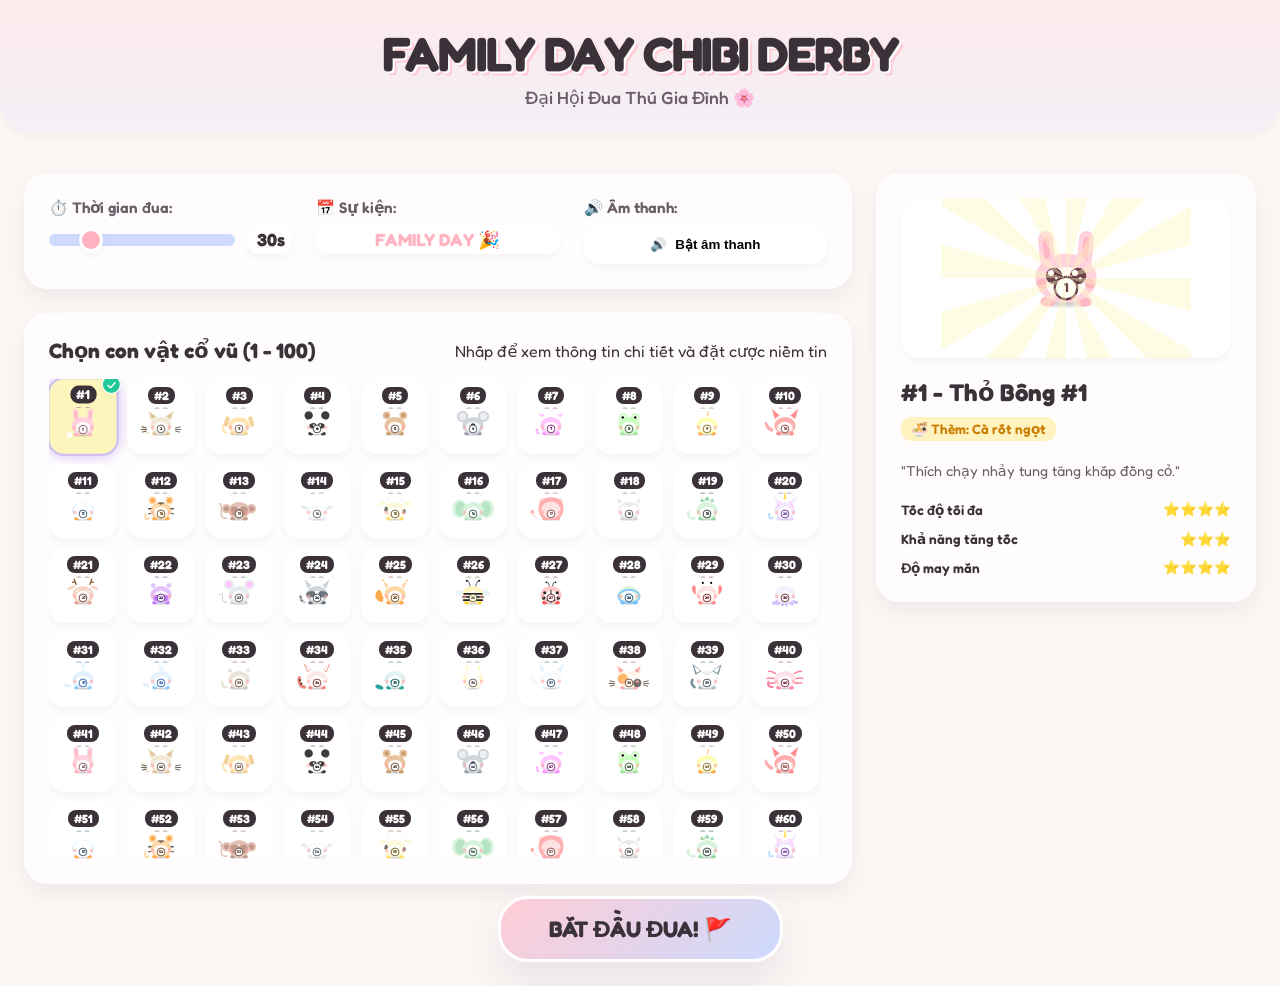
<file: Familyday/index.html>
<!DOCTYPE html>
<html lang="vi">
<head>
  <meta charset="UTF-8">
  <meta name="viewport" content="width=device-width, initial-scale=1.0">
  <meta name="description" content="Trò chơi đua thú chibi dễ thương dành cho ngày hội gia đình Family Day. Hãy chọn nhà vô địch của bạn trong số 100 động vật chibi đáng yêu và theo dõi cuộc đua kịch tính!">
  <title>Family Day Chibi Derby - Đại Hội Đua Thú Gia Đình</title>
  <link rel="stylesheet" href="styles.css">
</head>
<body>

  <!-- App Header -->
  <header class="app-header">
    <div class="logo-container" id="logo-header">
      <h1>FAMILY DAY CHIBI DERBY</h1>
      <p>Đại Hội Đua Thú Gia Đình 🌸</p>
    </div>
  </header>

  <!-- SCREEN 1: LOBBY & PREPARATION -->
  <main id="screen-lobby" class="screen active">
    <div class="lobby-layout">
      
      <!-- Left Panel: Settings & Selection Grid -->
      <div class="lobby-main-panel">
        
        <!-- Game settings card -->
        <section class="glass-panel setup-card">
          <div class="setup-grid">
            <!-- Duration Setting -->
            <div class="setup-group">
              <label for="duration-slider">
                ⏱️ Thời gian đua:
              </label>
              <div class="slider-container">
                <input type="range" id="duration-slider" min="10" max="120" value="30" class="cute-slider">
                <span id="duration-val" class="slider-val">30s</span>
              </div>
            </div>
            
            <!-- Setup Group: Empty space / Filler for layout -->
            <div class="setup-group">
              <label>📅 Sự kiện:</label>
              <div class="slider-val" style="font-size: 1.1rem; color: var(--pastel-pink-dark); font-weight: 700;">FAMILY DAY 🎉</div>
            </div>

            <!-- Audio Setting -->
            <div class="setup-group">
              <label>🔊 Âm thanh:</label>
              <button type="button" id="mute-sound-btn" class="sound-toggle-btn">
                <span id="sound-icon">🔊</span> <span id="sound-label">Bật âm thanh</span>
              </button>
            </div>
          </div>
        </section>

        <!-- Animal selection card -->
        <section class="glass-panel selection-card">
          <div class="selection-header">
            <h3>Chọn con vật cổ vũ (1 - 100)</h3>
            <span class="text-muted" id="grid-instruction">Nhấp để xem thông tin chi tiết và đặt cược niềm tin</span>
          </div>
          
          <div class="selection-grid-container">
            <div class="selection-grid" id="animals-selection-grid">
              <!-- 40 animal cards will be dynamically injected here -->
            </div>
          </div>
        </section>
      </div>

      <!-- Right Panel: Side preview cards -->
      <aside class="glass-panel detail-card" id="champion-detail-card">
        <div class="detail-preview">
          <div class="detail-sunburst"></div>
          <div id="detail-svg-container">
            <!-- Big animated SVG preview -->
          </div>
        </div>
        
        <div class="detail-info">
          <h3 id="detail-name">Thỏ Bông</h3>
          <span class="food-badge" id="detail-food">🥕 Cà rốt ngọt</span>
        </div>
        
        <p class="detail-bio" id="detail-bio">
          Thích chạy nhảy tung tăng khắp đồng cỏ xanh tươi mát mẻ.
        </p>
        
        <div class="detail-stats">
          <div class="stat-row">
            <div class="stat-label">
              <span>Tốc độ tối đa</span>
              <span id="stat-val-speed">⭐⭐⭐⭐</span>
            </div>
          </div>
          <div class="stat-row">
            <div class="stat-label">
              <span>Khả năng tăng tốc</span>
              <span id="stat-val-accel">⭐⭐⭐⭐</span>
            </div>
          </div>
          <div class="stat-row">
            <div class="stat-label">
              <span>Độ may mắn</span>
              <span id="stat-val-luck">⭐⭐⭐⭐⭐</span>
            </div>
          </div>
        </div>
      </aside>
    </div>

    <!-- Start Action -->
    <div class="start-btn-container">
      <button type="button" id="start-race-btn" class="cta-btn">BẮT ĐẦU ĐUA! 🚩</button>
    </div>
  </main>

  <!-- SCREEN 2: RACETRACK ARENA -->
  <main id="screen-race" class="screen screen-race">
    <div class="race-top-panel">
      <!-- Minimap tracking -->
      <div class="glass-panel minimap-card" id="race-minimap-card">
        <div class="minimap-track-line" id="minimap-track-line">
          <span class="minimap-flag">🏁</span>
          <!-- Dynamic mini animal dots injected here -->
        </div>
      </div>
      
      <!-- Real-time top 3 leaderboard overlay -->
      <div class="glass-panel leaderboard-card">
        <div class="leaderboard-title">Dẫn đầu hiện tại:</div>
        <div id="live-leaderboard-rows">
          <div class="leader-row">
            <span class="leader-rank">1</span>
            <div class="leader-avatar" id="leader-1-avatar"></div>
            <span id="leader-1-name">#--</span>
          </div>
          <div class="leader-row">
            <span class="leader-rank">2</span>
            <div class="leader-avatar" id="leader-2-avatar"></div>
            <span id="leader-2-name">#--</span>
          </div>
          <div class="leader-row">
            <span class="leader-rank">3</span>
            <div class="leader-avatar" id="leader-3-avatar"></div>
            <span id="leader-3-name">#--</span>
          </div>
        </div>
      </div>
    </div>

    <!-- Scrollable track -->
    <div class="racetrack-outer">
      <div class="racetrack-viewport" id="racetrack-viewport">
        <!-- Racetrack scrollable arena -->
        <div class="racetrack-scroll track-theme-meadow" id="racetrack-scroll">
          
          <!-- Checkered lines -->
          <div class="start-line"></div>
          <div class="start-banner">XUẤT PHÁT</div>
          
          <div class="finish-line"></div>
          <div class="finish-banner">ĐÍCH</div>
          
          <!-- Decorative items like trees, clouds, candy, shells -->
          <div class="decorations-layer" id="decorations-layer"></div>
          
          <!-- Runners layer -->
          <div class="runners-container" id="runners-container">
            <!-- 40 runner divs positioned absolute -->
          </div>
        </div>
        
        <!-- Countdown overlay -->
        <div class="countdown-overlay" id="countdown-overlay">
          <div class="countdown-number" id="countdown-number">3</div>
        </div>

        <!-- Camera flash photo finish -->
        <div class="photofinish-flash" id="photofinish-flash"></div>
      </div>
    </div>

    <!-- Controls at bottom of race screen -->
    <div class="race-controls-row">
      <div class="camera-controls">
        <button type="button" class="control-btn active" id="btn-cam-auto" data-cam="auto">🎥 Tự Động</button>
        <button type="button" class="control-btn" id="btn-cam-focus" data-cam="focus">🎯 Cận Cảnh</button>
        <button type="button" class="control-btn" id="btn-cam-group" data-cam="group">👥 Toàn Cảnh</button>
      </div>
      <div id="race-timer-display" class="slider-val">Thời gian: 00.00s</div>
    </div>
  </main>

  <!-- SCREEN 3: VICTORY & HONORING -->
  <main id="screen-victory" class="screen screen-victory">
    <!-- Confetti layer -->
    <div class="confetti-container" id="confetti-container"></div>
    
    <!-- Giant sunburst card honoring the champion & podium side-by-side -->
    <section class="glass-panel winner-showcase">
      <div class="crown-badge">👑</div>
      
      <!-- Hidden winning avatar placeholder to keep JS engine working without errors -->
      <div id="winner-avatar-container" style="display: none;"></div>
      
      <div class="winner-title" id="winner-banner-text">SỐ 1 THẮNG CUỘC!</div>
      <span id="cheered-outcome-badge" class="cheered-outcome-badge outcome-won">Nhà vô địch của bạn đã thắng!</span>
      <p class="detail-bio" id="winner-bio-text">"Cảm ơn mọi người đã cổ vũ cho mình!"</p>
      
      <!-- Centered Podium inside the showcase card -->
      <div class="podium-container" id="podium-container">
        <!-- 2nd place -->
        <div class="podium-place place-2">
          <div class="podium-avatar" id="podium-2-avatar"></div>
          <div class="podium-block">2</div>
          <span class="podium-number" id="podium-2-name">#2</span>
        </div>
        <!-- 1st place -->
        <div class="podium-place place-1">
          <div class="podium-avatar" id="podium-1-avatar"></div>
          <div class="podium-block">1</div>
          <span class="podium-number" id="podium-1-name">#1</span>
        </div>
        <!-- 3rd place -->
        <div class="podium-place place-3">
          <div class="podium-avatar" id="podium-3-avatar"></div>
          <div class="podium-block">3</div>
          <span class="podium-number" id="podium-3-name">#3</span>
        </div>
      </div>
    </section>

    <!-- Full Standings Table -->
    <section class="glass-panel results-card">
      <h3 style="margin-bottom: 16px; font-size: 1.2rem;">Bảng Xếp Hạng Chung Cuộc (1 - 100)</h3>
      <div class="results-table-container">
        <table class="results-table">
          <thead>
            <tr>
              <th>Hạng</th>
              <th>Đấu thủ</th>
              <th>Số</th>
              <th>Trạng thái</th>
            </tr>
          </thead>
          <tbody id="results-table-body">
            <!-- 40 rows dynamically populated -->
          </tbody>
        </table>
      </div>
    </section>

    <!-- Play Again Button -->
    <div class="start-btn-container" style="margin-bottom: 48px;">
      <button type="button" id="replay-game-btn" class="cta-btn">QUAY LẠI SẢNH ĐỢI 🔄</button>
    </div>
  </main>

  <!-- Load JS files in sequential dependency order -->
  <script src="animals.js"></script>
  <script src="sound.js"></script>
  <script src="app.js"></script>
</body>
</html>
</file>
<file: Familyday/styles.css>
/* Chibi Animal Derby - Premium Pastel Style System */
@import url('https://fonts.googleapis.com/css2?family=Fredoka:wght@300..700&family=Outfit:wght@100..900&display=swap');

:root {
  /* Pastel Palette Custom Variables */
  --bg-main: #fcf6f5;
  --panel-bg: rgba(255, 255, 255, 0.7);
  --panel-border: rgba(255, 255, 255, 0.5);
  --text-dark: #3a3238;
  --text-muted: #6b5e68;
  
  /* Accent pastel colors */
  --pastel-pink: #ffccd5;
  --pastel-pink-dark: #ffb3c1;
  --pastel-blue: #cddafd;
  --pastel-blue-dark: #a9def9;
  --pastel-mint: #d6f6dd;
  --pastel-yellow: #fcf6bd;
  --pastel-purple: #e8dbfc;
  --pastel-purple-dark: #d0bdf4;
  --pastel-orange: #ffe5ec;
  
  --shadow-sm: 0 4px 6px rgba(107, 94, 104, 0.05);
  --shadow-md: 0 10px 20px rgba(107, 94, 104, 0.08);
  --shadow-lg: 0 20px 40px rgba(107, 94, 104, 0.12);
  --border-radius: 24px;
}

* {
  box-sizing: border-box;
  margin: 0;
  padding: 0;
}

body {
  font-family: 'Fredoka', 'Outfit', system-ui, -apple-system, BlinkMacSystemFont, sans-serif;
  background-color: var(--bg-main);
  color: var(--text-dark);
  min-height: 100vh;
  overflow-x: hidden;
  display: flex;
  flex-direction: column;
}

/* Glassmorphism Panel Utility */
.glass-panel {
  background: var(--panel-bg);
  backdrop-filter: blur(16px);
  -webkit-backdrop-filter: blur(16px);
  border: 1.5px solid var(--panel-border);
  border-radius: var(--border-radius);
  box-shadow: var(--shadow-md);
}

/* App Header & Title Animations */
header.app-header {
  text-align: center;
  padding: 24px 16px;
  background: linear-gradient(180deg, rgba(255,204,213,0.3) 0%, rgba(205,218,253,0.2) 100%);
  border-bottom-left-radius: 32px;
  border-bottom-right-radius: 32px;
  box-shadow: var(--shadow-sm);
}

.logo-container {
  display: inline-block;
  cursor: pointer;
}

.logo-container h1 {
  font-size: 3rem;
  font-weight: 700;
  color: var(--text-dark);
  letter-spacing: -0.03em;
  text-shadow: 2px 2px 0px #fff, 4px 4px 0px var(--pastel-pink);
  animation: logo-bounce 3s ease-in-out infinite alternate;
}

.logo-container p {
  font-size: 1.1rem;
  font-weight: 500;
  color: var(--text-muted);
  margin-top: 4px;
}

@keyframes logo-bounce {
  0% { transform: translateY(0) rotate(-1deg); }
  100% { transform: translateY(-6px) rotate(1deg); }
}

/* Screen Transitions */
.screen {
  display: none;
  flex: 1;
  padding: 24px;
  max-width: 1400px;
  margin: 0 auto;
  width: 100%;
}

.screen.active {
  display: flex;
  flex-direction: column;
  animation: fadeIn 0.4s ease-out forwards;
}

@keyframes fadeIn {
  from { opacity: 0; transform: translateY(10px); }
  to { opacity: 1; transform: translateY(0); }
}

/* Screen Layouts: Lobby */
.lobby-layout {
  display: grid;
  grid-template-columns: 1fr 380px;
  gap: 24px;
  margin-top: 16px;
}

@media (max-width: 1024px) {
  .lobby-layout {
    grid-template-columns: 1fr;
  }
}

.lobby-main-panel {
  display: flex;
  flex-direction: column;
  gap: 24px;
}

.setup-card {
  padding: 24px;
}

.setup-grid {
  display: grid;
  grid-template-columns: repeat(auto-fit, minmax(220px, 1fr));
  gap: 24px;
}

.setup-group {
  display: flex;
  flex-direction: column;
  gap: 8px;
}

.setup-group label {
  font-weight: 600;
  font-size: 0.95rem;
  color: var(--text-muted);
  display: flex;
  align-items: center;
  gap: 6px;
}

/* Cute slider */
.slider-container {
  display: flex;
  align-items: center;
  gap: 12px;
}

.cute-slider {
  -webkit-appearance: none;
  width: 100%;
  height: 12px;
  border-radius: 6px;
  background: var(--pastel-blue);
  outline: none;
  cursor: pointer;
}

.cute-slider::-webkit-slider-thumb {
  -webkit-appearance: none;
  width: 24px;
  height: 24px;
  border-radius: 50%;
  background: var(--pastel-pink-dark);
  border: 3px solid #fff;
  box-shadow: var(--shadow-sm);
  cursor: pointer;
  transition: transform 0.1s;
}

.cute-slider::-webkit-slider-thumb:hover {
  transform: scale(1.15);
}

.slider-val {
  font-weight: 700;
  font-size: 1.1rem;
  min-width: 45px;
  text-align: center;
  background: #fff;
  padding: 4px 10px;
  border-radius: 12px;
  box-shadow: var(--shadow-sm);
}

/* Theme Selectors */
.theme-selector {
  display: grid;
  grid-template-columns: repeat(4, 1fr);
  gap: 8px;
}

.theme-btn {
  border: 2px solid transparent;
  background: #fff;
  border-radius: 16px;
  padding: 10px 4px;
  font-size: 0.85rem;
  font-weight: 600;
  cursor: pointer;
  box-shadow: var(--shadow-sm);
  transition: all 0.2s cubic-bezier(0.175, 0.885, 0.32, 1.275);
  text-align: center;
}

.theme-btn:hover {
  transform: translateY(-2px);
  box-shadow: var(--shadow-md);
}

.theme-btn.active {
  border-color: var(--pastel-pink-dark);
  background: var(--pastel-pink);
  color: var(--text-dark);
}

/* Sound toggler */
.sound-toggle-btn {
  background: #fff;
  border: none;
  border-radius: 16px;
  padding: 12px;
  font-weight: 600;
  display: flex;
  align-items: center;
  justify-content: center;
  gap: 8px;
  cursor: pointer;
  box-shadow: var(--shadow-sm);
  transition: all 0.2s;
}

.sound-toggle-btn:hover {
  transform: scale(1.03);
  box-shadow: var(--shadow-md);
}

/* Animal Selection Grid */
.selection-card {
  padding: 24px;
  flex: 1;
  display: flex;
  flex-direction: column;
  gap: 16px;
}

.selection-header {
  display: flex;
  justify-content: space-between;
  align-items: center;
}

.selection-header h3 {
  font-size: 1.3rem;
  font-weight: 700;
}

.selection-grid-container {
  overflow-y: auto;
  max-height: 480px;
  padding-right: 8px;
}

/* Customize scrollbar */
.selection-grid-container::-webkit-scrollbar {
  width: 8px;
}
.selection-grid-container::-webkit-scrollbar-track {
  background: rgba(0,0,0,0.03);
  border-radius: 4px;
}
.selection-grid-container::-webkit-scrollbar-thumb {
  background: var(--pastel-pink-dark);
  border-radius: 4px;
}

.selection-grid {
  display: grid;
  grid-template-columns: repeat(auto-fill, minmax(68px, 1fr));
  gap: 10px;
}

.animal-card {
  aspect-ratio: 1;
  background: #fff;
  border: 2px solid transparent;
  border-radius: 16px;
  padding: 6px;
  display: flex;
  flex-direction: column;
  align-items: center;
  justify-content: space-between;
  cursor: pointer;
  box-shadow: var(--shadow-sm);
  transition: all 0.25s cubic-bezier(0.175, 0.885, 0.32, 1.275);
  position: relative;
}

.animal-card:hover {
  transform: translateY(-4px) scale(1.08) rotate(1.5deg);
  box-shadow: var(--shadow-md);
  z-index: 2;
}

.animal-card.selected {
  background: var(--pastel-yellow);
  border-color: var(--pastel-purple-dark);
  box-shadow: 0 0 12px var(--pastel-purple-dark);
  transform: scale(1.05);
}

.animal-card .card-svg {
  width: 100%;
  height: 80%;
  display: flex;
  align-items: center;
  justify-content: center;
}

.animal-card .card-id {
  font-size: 0.75rem;
  font-weight: 800;
  background: var(--text-dark);
  color: #fff;
  border-radius: 8px;
  padding: 1px 6px;
}

.selected-badge {
  position: absolute;
  top: -4px;
  right: -4px;
  background: #20c997;
  color: #fff;
  border-radius: 50%;
  width: 18px;
  height: 18px;
  display: none;
  align-items: center;
  justify-content: center;
  font-size: 0.65rem;
  font-weight: bold;
  border: 1px solid #fff;
  box-shadow: var(--shadow-sm);
}

.animal-card.selected .selected-badge {
  display: flex;
}

/* Detail side card */
.detail-card {
  padding: 24px;
  display: flex;
  flex-direction: column;
  gap: 20px;
  height: max-content;
  position: sticky;
  top: 24px;
}

.detail-preview {
  height: 160px;
  display: flex;
  align-items: center;
  justify-content: center;
  background: #fff;
  border-radius: 20px;
  box-shadow: var(--shadow-sm);
  padding: 16px;
  position: relative;
  overflow: hidden;
}

.detail-sunburst {
  position: absolute;
  width: 250px;
  height: 250px;
  background: repeating-conic-gradient(from 0deg, var(--pastel-yellow) 0deg 15deg, transparent 15deg 30deg);
  opacity: 0.4;
  animation: rotate 20s linear infinite;
  z-index: 1;
}

@keyframes rotate {
  100% { transform: rotate(360deg); }
}

.detail-preview svg {
  width: 120px;
  height: 120px;
  z-index: 2;
}

.detail-info {
  display: flex;
  flex-direction: column;
  gap: 6px;
}

.detail-info h3 {
  font-size: 1.5rem;
  font-weight: 700;
}

.detail-info .food-badge {
  font-size: 0.85rem;
  font-weight: 600;
  color: #c97d02;
  background: #fff3bf;
  padding: 4px 10px;
  border-radius: 10px;
  width: fit-content;
  margin-top: 4px;
}

.detail-bio {
  font-size: 0.9rem;
  line-height: 1.4;
  color: var(--text-muted);
}

/* Stats visual meters */
.detail-stats {
  display: flex;
  flex-direction: column;
  gap: 12px;
}

.stat-row {
  display: flex;
  flex-direction: column;
  gap: 4px;
}

.stat-label {
  display: flex;
  justify-content: space-between;
  font-size: 0.85rem;
  font-weight: 600;
}

.stat-stars {
  display: flex;
  gap: 2px;
  color: #ffc000;
}

/* Large start buttons */
.start-btn-container {
  display: flex;
  justify-content: center;
  margin-top: 12px;
}

.cta-btn {
  font-family: inherit;
  font-size: 1.4rem;
  font-weight: 700;
  color: var(--text-dark);
  background: linear-gradient(135deg, var(--pastel-pink) 0%, var(--pastel-blue) 100%);
  border: 3px solid #fff;
  border-radius: 30px;
  padding: 16px 48px;
  cursor: pointer;
  box-shadow: var(--shadow-lg);
  transition: all 0.3s cubic-bezier(0.175, 0.885, 0.32, 1.275);
  position: relative;
  overflow: hidden;
}

.cta-btn:hover {
  transform: translateY(-4px) scale(1.03);
  box-shadow: 0 15px 30px rgba(107, 94, 104, 0.18);
  background: linear-gradient(135deg, var(--pastel-pink-dark) 0%, var(--pastel-blue-dark) 100%);
}

.cta-btn:active {
  transform: translateY(-1px);
}

/* SCREEN: RACE SCREEN */
.screen-race {
  padding: 16px;
  max-width: 100%;
}

.race-top-panel {
  display: grid;
  grid-template-columns: 1fr 240px;
  gap: 16px;
  margin-bottom: 12px;
}

/* Minimap container */
.minimap-card {
  padding: 12px 18px;
  display: flex;
  align-items: center;
  position: relative;
  height: 70px;
}

.minimap-track-line {
  width: 100%;
  height: 6px;
  background: var(--pastel-blue);
  border-radius: 3px;
  position: relative;
}

.minimap-flag {
  position: absolute;
  right: 0;
  top: -16px;
  font-size: 1.2rem;
}

.minimap-runner {
  position: absolute;
  top: -3px; /* Centered on the 6px track line */
  width: 8px;
  height: 8px;
  border-radius: 50%;
  border: 1px solid #fff;
  box-shadow: var(--shadow-sm);
  display: flex;
  align-items: center;
  justify-content: center;
  transform: translateX(-50%);
  transition: left 0.1s linear;
  font-size: 0; /* Hide text for regular dots */
  z-index: 1;
}

.minimap-runner.selected-runner {
  top: -11px;
  width: 24px;
  height: 24px;
  border: 2.5px solid #6200ea;
  z-index: 10;
  transform: translateX(-50%) scale(1.1);
  box-shadow: 0 0 6px rgba(98, 0, 234, 0.5);
  font-size: 8px;
  font-weight: bold;
}

.minimap-runner.top-runner {
  top: -9px;
  width: 20px;
  height: 20px;
  border: 1.5px solid #fff;
  z-index: 5;
  transform: translateX(-50%);
  box-shadow: var(--shadow-sm);
  font-size: 7px;
  font-weight: bold;
}

.minimap-runner svg {
  width: 100%;
  height: 100%;
}

/* Live Leaderboard Overlay */
.leaderboard-card {
  padding: 10px 14px;
  display: flex;
  flex-direction: column;
  gap: 6px;
  justify-content: center;
}

.leaderboard-title {
  font-size: 0.8rem;
  font-weight: 700;
  color: var(--text-muted);
  text-transform: uppercase;
  letter-spacing: 0.05em;
  border-bottom: 1px solid rgba(0,0,0,0.05);
  padding-bottom: 4px;
}

.leader-row {
  display: flex;
  align-items: center;
  gap: 8px;
  font-size: 0.9rem;
  font-weight: 600;
}

.leader-rank {
  font-weight: 800;
  font-size: 0.8rem;
  width: 18px;
  height: 18px;
  border-radius: 50%;
  background: var(--pastel-blue);
  display: flex;
  align-items: center;
  justify-content: center;
}

.leader-row:nth-child(2) .leader-rank { background: #ffe066; } /* Gold */
.leader-row:nth-child(3) .leader-rank { background: #ced4da; } /* Silver */
.leader-row:nth-child(4) .leader-rank { background: #ffd8a8; } /* Bronze */

.leader-avatar {
  width: 24px;
  height: 24px;
}

/* Racetrack Visual Container */
/* App header hiding during active race */
body.in-race header.app-header {
  display: none;
}

body.in-race .screen {
  padding: 12px;
}

/* Racetrack Visual Container */
.racetrack-outer {
  flex: 1;
  position: relative;
  height: 640px; /* Increased height to give runners more space */
  border-radius: var(--border-radius);
  overflow: hidden;
  box-shadow: var(--shadow-lg);
  border: 4px solid #fff;
  display: flex;
  flex-direction: column;
}

.racetrack-viewport {
  width: 100%;
  flex: 1; /* Stretch to occupy all parent height */
  position: relative;
  overflow: hidden;
}

/* Theme Tracks */
.racetrack-scroll {
  position: absolute;
  left: 0;
  top: 0;
  height: 100%;
  width: 6000px; /* Long scrolling track */
}

/* Background themes gradient and details */
.track-theme-meadow {
  background: linear-gradient(180deg, #d8f3dc 0%, #b7e4c7 100%);
}
.track-theme-candyland {
  background: linear-gradient(180deg, #ffe5ec 0%, #ffccd5 100%);
}
.track-theme-cloud {
  background: linear-gradient(180deg, #e3f2fd 0%, #b3e5fc 100%);
}
.track-theme-beach {
  background: linear-gradient(180deg, #fff9db 0%, #ffe066 60%, #a2d2ff 100%);
}

/* Track Lane details */
.start-line {
  position: absolute;
  left: 300px;
  top: 0;
  width: 20px;
  height: 100%;
  background: repeating-linear-gradient(45deg, #f8f9fa 0px, #f8f9fa 10px, #343a40 10px, #343a40 20px);
  z-index: 2;
  box-shadow: 2px 0 8px rgba(0,0,0,0.1);
}

.start-banner {
  position: absolute;
  left: 260px;
  top: 10px;
  background: #ff8b8b;
  color: #fff;
  font-weight: 800;
  padding: 4px 16px;
  border-radius: 12px;
  font-size: 1.1rem;
  letter-spacing: 0.1em;
  transform: rotate(-3deg);
  border: 2.5px solid #fff;
  z-index: 3;
}

.finish-line {
  position: absolute;
  left: 5500px; /* Finish line position */
  top: 0;
  width: 30px;
  height: 100%;
  background: repeating-conic-gradient(#fff 0% 25%, #212529 0% 50%) 0% 0%/20px 20px;
  z-index: 2;
  box-shadow: -4px 0 10px rgba(0,0,0,0.15);
}

.finish-banner {
  position: absolute;
  left: 5460px;
  top: 10px;
  background: #74c0fc;
  color: #fff;
  font-weight: 800;
  padding: 4px 16px;
  border-radius: 12px;
  font-size: 1.1rem;
  letter-spacing: 0.1em;
  transform: rotate(3deg);
  border: 2.5px solid #fff;
  z-index: 3;
}

/* Decorative background elements */
.decorations-layer {
  position: absolute;
  left: 0;
  top: 0;
  width: 100%;
  height: 100%;
  pointer-events: none;
  z-index: 1;
}

.decor-item {
  position: absolute;
  font-size: 2rem;
  opacity: 0.7;
}

/* Runners styling inside track */
.runners-container {
  position: absolute;
  left: 0;
  top: 0;
  height: 100%;
  width: 100%;
  z-index: 3;
}

.runner-element {
  position: absolute;
  width: 110px; /* Increased size from 76px to 110px for better visibility */
  height: 110px; /* Increased size from 76px to 110px for better visibility */
  transition: transform 0.08s ease-out; /* minor filter out lag */
  will-change: left, top;
}

.runner-element.selected-champion {
  filter: drop-shadow(0 0 8px rgba(255, 234, 0, 0.8));
}

.champion-pointer {
  position: absolute;
  top: -24px;
  left: 50%;
  transform: translateX(-50%);
  font-size: 1.3rem;
  animation: point-down 0.6s ease-in-out infinite alternate;
  z-index: 5;
  filter: drop-shadow(1px 1px 1px #fff);
}

@keyframes point-down {
  0% { transform: translateX(-50%) translateY(0); }
  100% { transform: translateX(-50%) translateY(-6px); }
}

/* Floating speech bubble */
.bubble-status {
  position: absolute;
  top: -30px;
  left: 50%;
  transform: translateX(-50%) scale(0);
  background: #fff;
  border: 1.5px solid var(--text-dark);
  border-radius: 12px;
  padding: 2px 8px;
  font-size: 0.7rem;
  font-weight: 700;
  white-space: nowrap;
  box-shadow: var(--shadow-sm);
  z-index: 6;
  opacity: 0;
  transition: all 0.25s cubic-bezier(0.175, 0.885, 0.32, 1.275);
}

.bubble-status.show {
  transform: translateX(-50%) scale(1);
  opacity: 1;
}

.bubble-status.boost { background: #ffe3e3; border-color: #ff6b6b; color: #c92a2a; }
.bubble-status.sleep { background: #e3fafc; border-color: #3bc9db; color: #0b7285; }
.bubble-status.stumble { background: #fff9db; border-color: #ffd43b; color: #f59f00; }

/* Countdown Layer overlay */
.countdown-overlay {
  position: absolute;
  left: 0;
  top: 0;
  width: 100%;
  height: 100%;
  background: rgba(107, 94, 104, 0.35);
  backdrop-filter: blur(4px);
  z-index: 10;
  display: none;
  align-items: center;
  justify-content: center;
}

.countdown-number {
  font-size: 7rem;
  font-weight: 900;
  color: #fff;
  text-shadow: 0 10px 30px rgba(0,0,0,0.3);
  animation: zoom-out-pulse 1s ease-out infinite;
}

@keyframes zoom-out-pulse {
  0% { transform: scale(1.8); opacity: 0; }
  20% { opacity: 1; }
  80% { transform: scale(1); opacity: 1; }
  100% { transform: scale(0.8); opacity: 0; }
}

/* Photo Finish Overlay effect */
.photofinish-flash {
  position: absolute;
  left: 0;
  top: 0;
  width: 100%;
  height: 100%;
  background: #fff;
  opacity: 0;
  z-index: 15;
  pointer-events: none;
}

.photofinish-flash.flash-active {
  animation: flash-white 0.8s ease-out forwards;
}

@keyframes flash-white {
  0% { opacity: 0; }
  10% { opacity: 1; }
  100% { opacity: 0; }
}

/* Control overlays during race */
.race-controls-row {
  display: flex;
  justify-content: space-between;
  align-items: center;
  margin-top: 12px;
}

.camera-controls {
  display: flex;
  gap: 8px;
  background: var(--panel-bg);
  padding: 6px;
  border-radius: 18px;
  border: 1px solid var(--panel-border);
}

.control-btn {
  background: #fff;
  border: none;
  padding: 8px 16px;
  font-size: 0.85rem;
  font-weight: 600;
  border-radius: 12px;
  cursor: pointer;
  box-shadow: var(--shadow-sm);
  transition: all 0.2s;
}

.control-btn:hover {
  transform: translateY(-1px);
}

.control-btn.active {
  background: var(--pastel-blue-dark);
  color: var(--text-dark);
}

/* SCREEN: VICTORY CELEBRATION */
.screen-victory {
  display: none;
  flex-direction: column;
  gap: 24px;
  align-items: center;
  position: relative;
}

/* Confetti particles */
.confetti-container {
  position: absolute;
  left: 0;
  top: 0;
  width: 100%;
  height: 100%;
  pointer-events: none;
  overflow: hidden;
  z-index: 1;
}

.confetti-piece {
  position: absolute;
  width: 10px;
  height: 10px;
  background: var(--pastel-pink);
  border-radius: 3px;
  animation: confetti-fall 4s linear infinite;
  will-change: transform, left;
}

@keyframes confetti-fall {
  0% { transform: translateY(-50px) rotate(0deg); }
  100% { transform: translateY(100vh) rotate(360deg); }
}

/* Winner Card layout */
.podium-container {
  display: flex;
  align-items: flex-end;
  justify-content: center;
  gap: 16px;
  height: 250px;
  width: 100%;
  max-width: 500px;
  margin-top: 24px;
  z-index: 2;
}

.podium-place {
  display: flex;
  flex-direction: column;
  align-items: center;
  justify-content: flex-end;
  width: 120px;
  height: 100%;
}

.podium-block {
  width: 100%;
  border-radius: 16px 16px 0 0;
  display: flex;
  align-items: center;
  justify-content: center;
  flex-direction: column;
  font-weight: 800;
  font-size: 1.6rem;
  box-shadow: var(--shadow-md);
  border: 3px solid #fff;
  border-bottom: none;
}

/* Podium sizing */
.podium-place.place-1 {
  width: 160px;
  height: 100%;
}
.podium-place.place-1 .podium-block {
  height: 140px;
  background: var(--pastel-yellow);
}
.podium-place.place-2 {
  width: 130px;
  height: 85%;
}
.podium-place.place-2 .podium-block {
  height: 105px;
  background: var(--pastel-blue);
}
.podium-place.place-3 {
  width: 130px;
  height: 70%;
}
.podium-place.place-3 .podium-block {
  height: 75px;
  background: var(--pastel-orange);
}

.podium-avatar {
  width: 95px; /* Increased from 70px */
  height: 95px; /* Increased from 70px */
  margin-bottom: 8px;
}

.place-1 .podium-avatar {
  width: 120px; /* Increased from 90px */
  height: 120px; /* Increased from 90px */
  filter: drop-shadow(0 0 12px rgba(255, 224, 0, 0.7));
}

.podium-number {
  font-size: 0.9rem;
  font-weight: 700;
  color: var(--text-muted);
  margin-top: 4px;
}

/* Giant Victory Honoring Panel */
.winner-showcase {
  text-align: center;
  z-index: 2;
  display: flex;
  flex-direction: column;
  align-items: center;
  gap: 16px;
  padding: 32px;
  max-width: 750px; /* Increased width to accommodate podium */
  width: 100%;
  box-shadow: var(--shadow-lg);
}

.crown-badge {
  font-size: 3rem;
  animation: crown-wiggle 1s ease-in-out infinite alternate;
}

@keyframes crown-wiggle {
  0% { transform: translateY(0) rotate(-5deg); }
  100% { transform: translateY(-5px) rotate(5deg); }
}

.winner-avatar {
  width: 180px;
  height: 180px;
  background: #fff;
  border-radius: 50%;
  padding: 16px;
  box-shadow: var(--shadow-md);
  position: relative;
  display: flex;
  align-items: center;
  justify-content: center;
  border: 4px solid var(--pastel-yellow);
}

.winner-title {
  font-size: 2.2rem;
  font-weight: 800;
}

.cheered-outcome-badge {
  font-size: 1rem;
  font-weight: 700;
  padding: 6px 18px;
  border-radius: 20px;
  border: 2px solid #fff;
  box-shadow: var(--shadow-sm);
}
.outcome-won { background: #d6f6dd; color: #2b7a42; border-color: #a3e49e; }
.outcome-lost { background: #fff0f6; color: #c01e5a; border-color: #ffb3c5; }

/* Final Standings Table layout */
.results-card {
  width: 100%;
  max-width: 800px;
  padding: 24px;
  z-index: 2;
  margin-bottom: 24px;
}

.results-table-container {
  overflow-y: auto;
  max-height: 400px;
  border-radius: 16px;
  border: 1px solid rgba(0,0,0,0.08);
}

.results-table-container::-webkit-scrollbar {
  width: 8px;
}
.results-table-container::-webkit-scrollbar-thumb {
  background: var(--pastel-blue-dark);
  border-radius: 4px;
}

.results-table {
  width: 100%;
  border-collapse: collapse;
  text-align: left;
}

.results-table th, .results-table td {
  padding: 12px 16px;
}

.results-table th {
  background: #fff;
  font-weight: 700;
  font-size: 0.9rem;
  color: var(--text-muted);
  position: sticky;
  top: 0;
  z-index: 2;
  border-bottom: 2px solid rgba(0,0,0,0.05);
}

.results-table tr {
  border-bottom: 1px solid rgba(0,0,0,0.05);
  background: rgba(255, 255, 255, 0.4);
}

.results-table tr:hover {
  background: rgba(255, 255, 255, 0.8);
}

.results-table tr.row-cheered {
  background: rgba(255, 253, 230, 0.8);
  font-weight: bold;
}

.table-rank {
  font-weight: 800;
}

.table-avatar-cell {
  display: flex;
  align-items: center;
  gap: 12px;
}

.table-avatar {
  width: 36px;
  height: 36px;
}

.table-number-badge {
  background: var(--pastel-blue);
  color: var(--text-dark);
  padding: 2px 8px;
  border-radius: 8px;
  font-weight: 800;
  font-size: 0.8rem;
}

.table-cheered-flag {
  color: #ff922b;
  font-size: 0.95rem;
  display: flex;
  align-items: center;
  gap: 4px;
}

/* UTILITY CLASSES */
.text-center { text-align: center; }
.hidden { display: none !important; }
</file>
